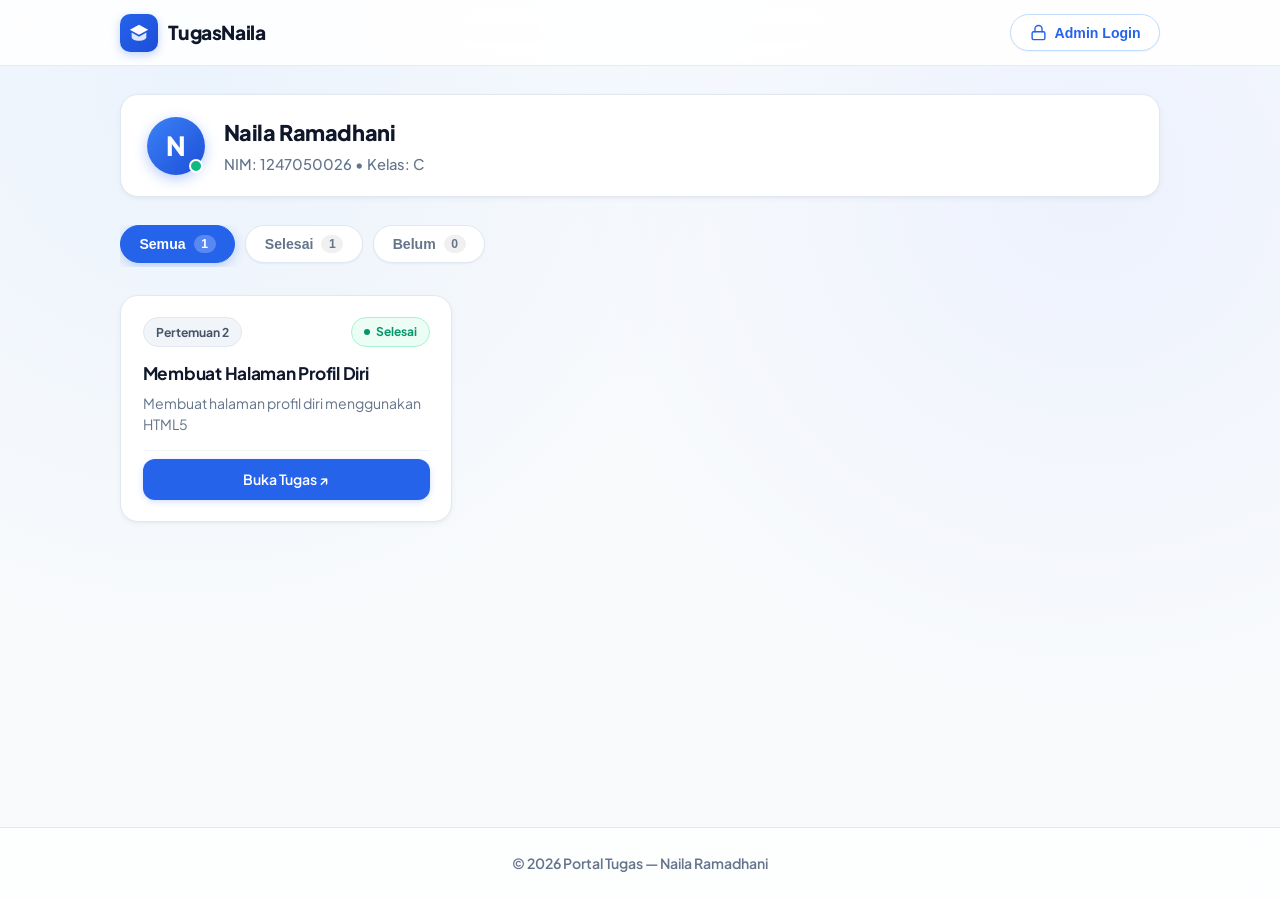
<file: index.html>
<!DOCTYPE html>
<html lang="id">

<head>
  <meta charset="UTF-8">
  <meta name="viewport" content="width=device-width, initial-scale=1.0">
  <title>TugasNaila — Portal Tugas Kuliah</title>
  <meta name="description" content="Portal Tugas Kuliah Naila Ramadhani - Pengumpulan dan monitoring tugas kuliah">

  <link rel="preconnect" href="https://fonts.googleapis.com">
  <link rel="preconnect" href="https://fonts.gstatic.com" crossorigin>
  <link href="https://fonts.googleapis.com/css2?family=Plus+Jakarta+Sans:wght@400;500;600;700;800&display=swap"
    rel="stylesheet">

  <link rel="stylesheet" href="styles.css">
  <link rel="icon"
    href="data:image/svg+xml,<svg xmlns='http://www.w3.org/2000/svg' viewBox='0 0 24 24' fill='%232563eb'><path d='M12 3L1 9l11 6 9-4.91V17h2V9L12 3zm0 12.5L3.5 10.9 12 6.27l8.5 4.63L12 15.5z'/></svg>">
</head>

<body>
  <div class="bg-blur-ambient bg-blur-1" aria-hidden="true"></div>
  <div class="bg-blur-ambient bg-blur-2" aria-hidden="true"></div>

  <header class="navbar-header" id="navbarHeader">
    <div class="navbar-container">
      <a href="#" class="brand-logo" id="brandLink">
        <div class="logo-icon-wrapper">
          <svg class="logo-svg" viewBox="0 0 24 24" fill="none" xmlns="http://www.w3.org/2000/svg">
            <path d="M12 3L2 8.5L12 14L22 8.5L12 3Z" fill="currentColor" />
            <path d="M4 11.5V16.5C4 18.5 7.58 20.5 12 20.5C16.42 20.5 20 18.5 20 16.5V11.5L12 16L4 11.5Z"
              fill="currentColor" fill-opacity="0.85" />
          </svg>
        </div>
        <span class="brand-title">TugasNaila</span>
      </a>

      <nav class="navbar-actions" id="navbarActions">
        <button type="button" class="btn-pill btn-admin-login" id="btnOpenLoginModal">
          <svg class="btn-icon" viewBox="0 0 24 24" fill="none" stroke="currentColor" stroke-width="2"
            stroke-linecap="round" stroke-linejoin="round">
            <rect x="3" y="11" width="18" height="11" rx="2" ry="2"></rect>
            <path d="M7 11V7a5 5 0 0 1 10 0v4"></path>
          </svg>
          <span>Admin Login</span>
        </button>

        <div class="admin-action-group hidden" id="adminActionGroup">
          <button type="button" class="btn-pill btn-add-task" id="btnOpenAddTaskModal">
            <svg class="btn-icon" viewBox="0 0 24 24" fill="none" stroke="currentColor" stroke-width="2.5"
              stroke-linecap="round" stroke-linejoin="round">
              <line x1="12" y1="5" x2="12" y2="19"></line>
              <line x1="5" y1="12" x2="19" y2="12"></line>
            </svg>
            <span>+ Tambah Tugas</span>
          </button>
          <button type="button" class="btn-pill btn-logout" id="btnLogout">
            <svg class="btn-icon" viewBox="0 0 24 24" fill="none" stroke="currentColor" stroke-width="2"
              stroke-linecap="round" stroke-linejoin="round">
              <path d="M9 21H5a2 2 0 0 1-2-2V5a2 2 0 0 1 2-2h4"></path>
              <polyline points="16 17 21 12 16 7"></polyline>
              <line x1="21" y1="12" x2="9" y2="12"></line>
            </svg>
            <span>Logout</span>
          </button>
        </div>
      </nav>
    </div>
  </header>

  <main class="main-layout" id="mainContent">
    <div class="content-container">

      <section class="profile-card-wrapper" aria-label="Profil Mahasiswa">
        <div class="profile-card">
          <div class="profile-avatar-box">
            <div class="avatar-letter">N</div>
            <div class="avatar-status-dot" title="Aktif" aria-label="Status Online"></div>
          </div>
          <div class="profile-meta">
            <h1 class="profile-name">Naila Ramadhani</h1>
            <p class="profile-sub">NIM: 1247050026 &bull; Kelas: C</p>
          </div>
          <div class="admin-indicator-badge hidden" id="adminBadge">
            <span class="badge-dot"></span>
            <span>Mode Admin Aktif</span>
          </div>
        </div>
      </section>

      <section class="filter-section" aria-label="Filter Status Tugas">
        <div class="filter-pills-row">
          <button type="button" class="filter-pill active" data-filter="all" id="filterAll">
            <span>Semua</span>
            <span class="filter-count" id="countAll">0</span>
          </button>
          <button type="button" class="filter-pill" data-filter="completed" id="filterCompleted">
            <span>Selesai</span>
            <span class="filter-count" id="countCompleted">0</span>
          </button>
          <button type="button" class="filter-pill" data-filter="pending" id="filterPending">
            <span>Belum</span>
            <span class="filter-count" id="countPending">0</span>
          </button>
        </div>
      </section>

      <section class="tasks-area-section" aria-label="Daftar Tugas Kuliah">
        <div class="tasks-grid" id="tasksGrid">

          <div class="bg-white p-6 rounded-2xl border border-gray-100 shadow-sm flex flex-col justify-between">
            <div>
              <div class="flex items-center justify-between mb-4">
                <span class="px-3 py-1 bg-gray-100 text-gray-700 text-xs font-medium rounded-full">Pertemuan 2</span>
                <span
                  class="px-3 py-1 bg-emerald-50 text-emerald-600 text-xs font-medium rounded-full flex items-center gap-1">
                  <span class="w-1.5 h-1.5 bg-emerald-500 rounded-full"></span> Selesai
                </span>
              </div>
              <h3 class="text-lg font-bold text-gray-900 mb-2">Membuat Halaman Profil Diri</h3>
              <p class="text-gray-600 text-sm mb-6">Membuat halaman profil diri menggunakan HTML5</p>
            </div>

            <a href="./profil/index.html"
              class="w-full py-2.5 px-4 bg-blue-600 hover:bg-blue-700 text-white font-medium rounded-xl text-center text-sm transition inline-flex items-center justify-center gap-1.5">
              Buka Tugas ↗
            </a>
          </div>

        </div>

        <div class="empty-state-card hidden" id="emptyStateCard">
          <div class="empty-icon-circle">
            <svg viewBox="0 0 24 24" fill="none" stroke="currentColor" stroke-width="1.7" stroke-linecap="round"
              stroke-linejoin="round">
              <path d="M14 2H6a2 2 0 0 0-2 2v16a2 2 0 0 0 2 2h12a2 2 0 0 0 2-2V8z"></path>
              <polyline points="14 2 14 8 20 8"></polyline>
              <line x1="16" y1="13" x2="8" y2="13"></line>
              <line x1="16" y1="17" x2="8" y2="17"></line>
              <polyline points="10 9 9 9 8 9"></polyline>
            </svg>
          </div>
          <h3 class="empty-title" id="emptyTitle">Belum Ada Tugas Ditambahkan</h3>
          <p class="empty-desc" id="emptyDesc">Koleksi tugas kuliah yang diunggah oleh admin akan tersusun rapi di area
            ini.</p>
          <div class="empty-admin-action hidden" id="emptyAdminAction">
            <button type="button" class="btn-pill btn-add-task" id="btnEmptyAddTask">
              <span>+ Tambah Tugas Sekarang</span>
            </button>
          </div>
        </div>
      </section>

    </div>
  </main>

  <footer class="app-footer">
    <div class="footer-container">
      <p class="footer-text">&copy; 2026 Portal Tugas &mdash; Naila Ramadhani</p>
    </div>
  </footer>

  <dialog class="app-dialog" id="loginModal" closedby="any" aria-labelledby="loginTitle">
    <div class="modal-card modal-card-sm">

      <div class="modal-lock-header">
        <div class="lock-circle-icon">
          <svg viewBox="0 0 24 24" fill="none" stroke="currentColor" stroke-width="2.2" stroke-linecap="round"
            stroke-linejoin="round">
            <rect x="3" y="11" width="18" height="11" rx="2" ry="2"></rect>
            <path d="M7 11V7a5 5 0 0 1 10 0v4"></path>
            <circle cx="12" cy="16" r="1"></circle>
          </svg>
        </div>
        <h2 class="modal-title" id="loginTitle">Masuk Admin</h2>
        <p class="modal-subtitle">Silakan masukkan password untuk mengelola tugas.</p>
      </div>

      <form id="loginForm" class="modal-form" novalidate>
        <div class="form-group">
          <div class="input-password-wrapper">
            <input type="password" id="adminPasswordInput" class="form-input input-admin-password"
              placeholder="Masukkan Password..." autocomplete="current-password" required>
            <button type="button" class="btn-toggle-eye" id="btnTogglePassword"
              aria-label="Lihat / Sembunyikan Password">
              <svg id="eyeOpenIcon" viewBox="0 0 24 24" fill="none" stroke="currentColor" stroke-width="2"
                stroke-linecap="round" stroke-linejoin="round">
                <path d="M1 12s4-8 11-8 11 8 11 8-4 8-11 8-11-8-11-8z"></path>
                <circle cx="12" cy="12" r="3"></circle>
              </svg>
              <svg id="eyeClosedIcon" class="hidden" viewBox="0 0 24 24" fill="none" stroke="currentColor"
                stroke-width="2" stroke-linecap="round" stroke-linejoin="round">
                <path
                  d="M17.94 17.94A10.07 10.07 0 0 1 12 20c-7 0-11-8-11-8a18.45 18.45 0 0 1 5.06-5.94M9.9 4.24A9.12 9.12 0 0 1 12 4c7 0 11 8 11 8a18.5 18.5 0 0 1-2.16 3.19m-6.72-1.07a3 3 0 1 1-4.24-4.24">
                </path>
                <line x1="1" y1="1" x2="23" y2="23"></line>
              </svg>
            </button>
          </div>
          <p class="form-error-msg hidden" id="loginErrorMsg">Password salah. Silakan coba lagi.</p>

        </div>

        <button type="submit" class="btn-action-primary btn-full" id="btnLoginSubmit">
          <span>Login Sekarang</span>
        </button>

        <div class="modal-footer-nav">
          <a href="#" class="nav-back-link" id="btnBackFromLogin">
            &larr; Kembali ke Halaman Utama
          </a>
        </div>
      </form>

    </div>
  </dialog>

  <dialog class="app-dialog" id="addTaskModal" closedby="any" aria-labelledby="addTaskTitle">
    <div class="modal-card modal-card-md">

      <div class="modal-header-simple">
        <h2 class="modal-title" id="addTaskTitle">Tambah Tugas</h2>
        <p class="modal-subtitle">Isi data tugas baru di bawah ini.</p>
      </div>

      <form id="addTaskForm" class="modal-form" novalidate>

        <div class="form-group">
          <label for="taskMeeting" class="form-label">Pertemuan Ke-</label>
          <input type="text" id="taskMeeting" class="form-input" placeholder="Contoh: 1" required>
        </div>

        <div class="form-group">
          <label for="taskTitle" class="form-label">Judul Tugas</label>
          <input type="text" id="taskTitle" class="form-input" placeholder="Contoh: Membuat Website" required>
        </div>

        <div class="form-group">
          <label for="taskDesc" class="form-label">Deskripsi Singkat</label>
          <textarea id="taskDesc" class="form-input form-textarea" rows="3" placeholder="Deskripsi tugas..."
            required></textarea>
        </div>

        <div class="form-group">
          <label for="taskStatus" class="form-label">Status</label>
          <div class="select-wrapper">
            <select id="taskStatus" class="form-input form-select" required>
              <option value="pending">Belum Dikerjakan</option>
              <option value="completed">Selesai</option>
            </select>
            <div class="select-chevron">
              <svg viewBox="0 0 24 24" fill="none" stroke="currentColor" stroke-width="2" stroke-linecap="round"
                stroke-linejoin="round">
                <polyline points="6 9 12 15 18 9"></polyline>
              </svg>
            </div>
          </div>
        </div>

        <div class="form-group">
          <label for="taskMethod" class="form-label">Pilih Metode Pengumpulan</label>
          <div class="select-wrapper">
            <select id="taskMethod" class="form-input form-select" required>
              <option value="link">Kirim Link (Google Drive / Web)</option>
              <option value="github">Repositori GitHub</option>
              <option value="file">Upload File Dokumen</option>
            </select>
            <div class="select-chevron">
              <svg viewBox="0 0 24 24" fill="none" stroke="currentColor" stroke-width="2" stroke-linecap="round"
                stroke-linejoin="round">
                <polyline points="6 9 12 15 18 9"></polyline>
              </svg>
            </div>
          </div>
        </div>
        <div class="form-group" id="linkInputGroup">
          <label for="taskLink" class="form-label" id="taskLinkLabel">Link Tugas</label>
          <input type="url" id="taskLink" class="form-input" placeholder="https://..." required>
        </div>

        <div class="form-group hidden" id="fileInputGroup">
          <label class="form-label">Pilih File Dokumen</label>
          <div class="file-upload-dropzone" id="fileDropzone">
            <input type="file" id="taskFileInput" class="file-input-hidden"
              accept=".pdf,.doc,.docx,.ppt,.pptx,.xls,.xlsx,.zip,.rar,.png,.jpg,.jpeg,.txt">
            <div class="file-upload-prompt" id="fileUploadPrompt">
              <div class="upload-icon-circle">
                <svg viewBox="0 0 24 24" fill="none" stroke="currentColor" stroke-width="2" stroke-linecap="round"
                  stroke-linejoin="round">
                  <path d="M21 15v4a2 2 0 0 1-2 2H5a2 2 0 0 1-2-2v-4"></path>
                  <polyline points="17 8 12 3 7 8"></polyline>
                  <line x1="12" y1="3" x2="12" y2="15"></line>
                </svg>
              </div>
              <span class="upload-text-main">Pilih File dari Perangkat</span>
              <span class="upload-text-sub">Format PDF, Word, PPT, ZIP, Gambar (Maks. 5MB)</span>
            </div>

            <div class="file-chosen-preview hidden" id="fileChosenPreview">
              <div class="file-preview-left">
                <div class="file-badge-icon">
                  <svg viewBox="0 0 24 24" fill="none" stroke="currentColor" stroke-width="2" stroke-linecap="round"
                    stroke-linejoin="round">
                    <path d="M14 2H6a2 2 0 0 0-2 2v16a2 2 0 0 0 2 2h12a2 2 0 0 0 2-2V8z"></path>
                    <polyline points="14 2 14 8 20 8"></polyline>
                  </svg>
                </div>
                <div class="file-preview-meta">
                  <span class="file-name" id="chosenFileName">dokumen.pdf</span>
                  <span class="file-size" id="chosenFileSize">0 KB</span>
                </div>
              </div>
              <button type="button" class="btn-remove-file" id="btnRemoveFile" title="Ganti Berkas"
                aria-label="Ganti Berkas">
                <svg viewBox="0 0 24 24" fill="none" stroke="currentColor" stroke-width="2" stroke-linecap="round"
                  stroke-linejoin="round">
                  <line x1="18" y1="6" x2="6" y2="18"></line>
                  <line x1="6" y1="6" x2="18" y2="18"></line>
                </svg>
              </button>
            </div>
          </div>
        </div>

        <div class="modal-form-actions">
          <button type="button" class="btn-action-soft" id="btnCancelAddTask">
            Batal
          </button>
          <button type="submit" class="btn-action-dark" id="btnSaveTask">
            Simpan Tugas
          </button>
        </div>

      </form>

    </div>
  </dialog>

  <dialog class="app-dialog" id="deleteConfirmModal" closedby="any" aria-labelledby="deleteTitle">
    <div class="modal-card modal-card-sm text-center">
      <div class="delete-icon-circle">
        <svg viewBox="0 0 24 24" fill="none" stroke="currentColor" stroke-width="2" stroke-linecap="round"
          stroke-linejoin="round">
          <polyline points="3 6 5 6 21 6"></polyline>
          <path d="M19 6v14a2 2 0 0 1-2 2H7a2 2 0 0 1-2-2V6m3 0V4a2 2 0 0 1 2-2h4a2 2 0 0 1 2 2v2"></path>
          <line x1="10" y1="11" x2="10" y2="17"></line>
          <line x1="14" y1="11" x2="14" y2="17"></line>
        </svg>
      </div>
      <h3 class="modal-title" id="deleteTitle">Hapus Tugas Ini?</h3>
      <p class="modal-subtitle" id="deleteConfirmDesc">Apakah Anda yakin ingin menghapus tugas ini? Tindakan ini tidak
        dapat dibatalkan.</p>

      <div class="modal-form-actions modal-delete-actions">
        <button type="button" class="btn-action-soft" id="btnCancelDelete">Batal</button>
        <button type="button" class="btn-action-danger" id="btnConfirmDelete">Ya, Hapus</button>
      </div>
    </div>
  </dialog>

  <div class="toast-container" id="toastContainer" aria-live="polite"></div>

  <script>
    // Bersihkan tugas Pertemuan 1 dan 3 dari localStorage
    (function () {
      try {
        const key = 'tugas_naila_tasks_data';
        const data = localStorage.getItem(key);
        if (data) {
          let tasks = JSON.parse(data);
          tasks = tasks.filter(function (t) {
            return t.meeting !== '1' && t.meeting !== '3' &&
              t.id !== 'task-seed-1' && t.id !== 'task-seed-3';
          });
          localStorage.setItem(key, JSON.stringify(tasks));
        }
      } catch (e) { }
    })();
  </script>
  <script src="app.js"></script>
</body>

</html>
</file>
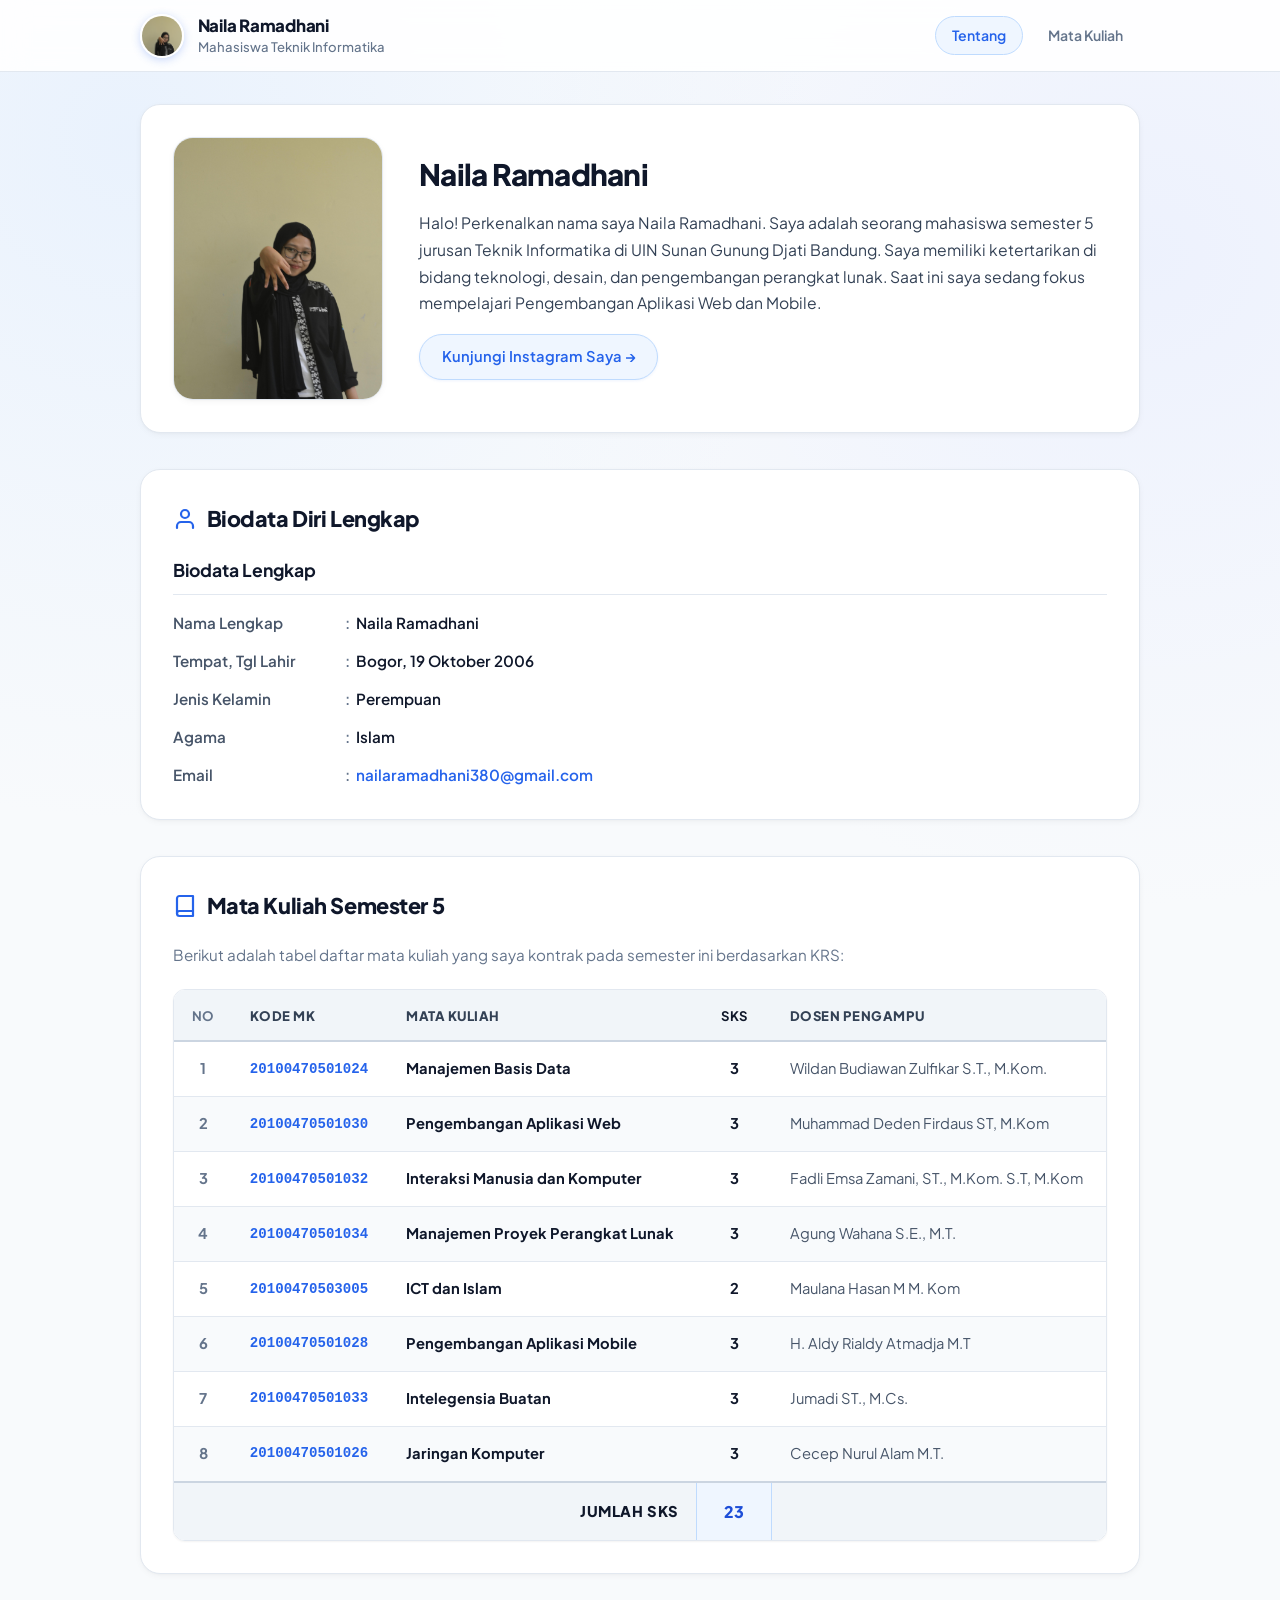
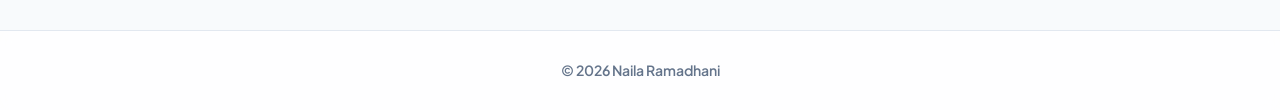
<file: profil/index.html>
<!DOCTYPE html>
<html lang="id">

<head>
    <meta charset="UTF-8">
    <meta name="viewport" content="width=device-width, initial-scale=1.0">

    <title>Profil Naila Ramadhani</title>
    <meta name="description"
        content="Halaman Profil Diri dan Daftar Mata Kuliah Semester 5 Naila Ramadhani, Mahasiswa Teknik Informatika UIN Sunan Gunung Djati Bandung.">
    <meta property="og:title" content="Profil Naila Ramadhani">
    <meta property="og:description" content="Profil Diri dan Daftar Mata Kuliah Semester 5 Teknik Informatika.">
    <meta property="og:image" content="foto-profil.jpeg">

    <link rel="preconnect" href="https://fonts.googleapis.com">
    <link rel="preconnect" href="https://fonts.gstatic.com" crossorigin>
    <link href="https://fonts.googleapis.com/css2?family=Plus+Jakarta+Sans:wght@400;500;600;700;800&display=swap"
        rel="stylesheet">

    <style>
        :root {
            --bg-page: #f8fafc;
            --bg-surface: #ffffff;
            --bg-soft: #f1f5f9;
            --text-main: #0f172a;
            --text-muted: #64748b;
            --text-light: #94a3b8;

            --primary-blue: #2563eb;
            --primary-blue-hover: #1d4ed8;
            --primary-blue-soft: #eff6ff;
            --primary-blue-border: #bfdbfe;

            --border-color: #e2e8f0;
            --border-subtle: #f1f5f9;

            --radius-sm: 8px;
            --radius-md: 12px;
            --radius-lg: 16px;
            --radius-2xl: 20px;
            --radius-pill: 9999px;

            --shadow-xs: 0 1px 2px 0 rgba(0, 0, 0, 0.05);
            --shadow-sm: 0 2px 8px -2px rgba(15, 23, 42, 0.06), 0 1px 3px -1px rgba(15, 23, 42, 0.04);
            --shadow-md: 0 10px 25px -5px rgba(15, 23, 42, 0.07), 0 4px 10px -3px rgba(15, 23, 42, 0.03);

            --transition: 0.2s cubic-bezier(0.4, 0, 0.2, 1);
        }

        *,
        *::before,
        *::after {
            box-sizing: border-box;
            margin: 0;
            padding: 0;
        }

        html {
            font-family: 'Plus Jakarta Sans', -apple-system, BlinkMacSystemFont, 'Segoe UI', Roboto, Helvetica, Arial, sans-serif;
            background-color: var(--bg-page);
            color: var(--text-main);
            scroll-behavior: smooth;
            -webkit-font-smoothing: antialiased;
            line-height: 1.6;
        }

        body {
            min-height: 100vh;
            display: flex;
            flex-direction: column;
            background: radial-gradient(circle at 10% 8%, rgba(219, 234, 254, 0.5) 0%, transparent 35%),
                radial-gradient(circle at 90% 15%, rgba(224, 231, 255, 0.45) 0%, transparent 35%),
                var(--bg-page);
            color: var(--text-main);
        }

        .container {
            width: 100%;
            max-width: 1040px;
            margin: 0 auto;
            padding: 0 1.25rem;
        }


        .site-header {
            position: sticky;
            top: 0;
            z-index: 50;
            background: rgba(255, 255, 255, 0.9);
            backdrop-filter: blur(14px);
            -webkit-backdrop-filter: blur(14px);
            border-bottom: 1px solid var(--border-color);
        }

        .header-container {
            display: flex;
            align-items: center;
            justify-content: space-between;
            padding-top: 0.85rem;
            padding-bottom: 0.85rem;
            gap: 1rem;
        }

        .header-brand {
            display: flex;
            align-items: center;
            gap: 0.85rem;
            text-decoration: none;
            color: inherit;
        }

        .brand-avatar {
            width: 44px;
            height: 44px;
            border-radius: 50%;
            object-fit: cover;
            object-position: top center;
            border: 2px solid #ffffff;
            box-shadow: 0 2px 8px rgba(37, 99, 235, 0.25);
            flex-shrink: 0;
        }

        .brand-meta {
            display: flex;
            flex-direction: column;
        }

        .brand-name {
            font-size: 1.05rem;
            font-weight: 800;
            letter-spacing: -0.015em;
            color: #0f172a;
            line-height: 1.25;
        }

        .brand-sub {
            font-size: 0.82rem;
            font-weight: 500;
            color: var(--text-muted);
        }

        .site-nav {
            display: flex;
            align-items: center;
            gap: 0.5rem;
        }

        .nav-pill {
            font-size: 0.88rem;
            font-weight: 600;
            padding: 0.45rem 1rem;
            border-radius: var(--radius-pill);
            text-decoration: none;
            color: var(--text-muted);
            border: 1px solid transparent;
            transition: all var(--transition);
        }

        .nav-pill:hover {
            color: var(--primary-blue);
            background-color: var(--primary-blue-soft);
            border-color: var(--primary-blue-border);
        }

        .nav-pill.active {
            color: var(--primary-blue);
            background-color: var(--primary-blue-soft);
            border-color: var(--primary-blue-border);
        }


        .site-main {
            flex: 1;
            padding-top: 2rem;
            padding-bottom: 3.5rem;
            display: flex;
            flex-direction: column;
            gap: 2.25rem;
        }

        .content-card {
            background: var(--bg-surface);
            border: 1px solid var(--border-color);
            border-radius: var(--radius-2xl);
            padding: 2rem;
            box-shadow: var(--shadow-sm);
            transition: box-shadow var(--transition);
        }

        .content-card:hover {
            box-shadow: var(--shadow-md);
        }

        .section-title {
            font-size: 1.35rem;
            font-weight: 800;
            color: #0f172a;
            letter-spacing: -0.02em;
            margin-bottom: 1.25rem;
            display: flex;
            align-items: center;
            gap: 0.6rem;
        }

        .section-title-icon {
            width: 24px;
            height: 24px;
            color: var(--primary-blue);
            flex-shrink: 0;
        }

        .hero-card {
            display: grid;
            grid-template-columns: 210px 1fr;
            gap: 2.25rem;
            align-items: center;
        }

        .hero-image-box {
            width: 100%;
            max-width: 210px;
            position: relative;
        }

        .hero-profile-img {
            width: 100%;
            height: auto;
            aspect-ratio: 4 / 5;
            object-fit: cover;
            object-position: top center;
            border-radius: var(--radius-2xl);
            border: 1px solid var(--border-color);
            box-shadow: var(--shadow-sm);
            display: block;
        }

        .hero-content {
            display: flex;
            flex-direction: column;
            gap: 1.1rem;
        }

        .hero-heading {
            font-size: 1.85rem;
            font-weight: 800;
            color: #0f172a;
            letter-spacing: -0.025em;
            line-height: 1.2;
        }

        .hero-paragraph {
            font-size: 0.98rem;
            color: #334155;
            line-height: 1.7;
        }

        .btn-instagram {
            display: inline-flex;
            align-items: center;
            gap: 0.4rem;
            background-color: var(--primary-blue-soft);
            color: var(--primary-blue);
            border: 1px solid var(--primary-blue-border);
            font-size: 0.92rem;
            font-weight: 600;
            padding: 0.62rem 1.35rem;
            border-radius: var(--radius-pill);
            text-decoration: none;
            align-self: flex-start;
            box-shadow: 0 1px 3px rgba(37, 99, 235, 0.08);
            transition: all var(--transition);
        }

        .btn-instagram:hover {
            background-color: #dbeafe;
            color: var(--primary-blue-hover);
            border-color: #93c5fd;
            transform: translateY(-1px);
            box-shadow: 0 3px 8px rgba(37, 99, 235, 0.15);
        }

        .btn-instagram:active {
            transform: scale(0.98);
        }

        .biodata-card-inner {
            background: #ffffff;
            border-radius: var(--radius-lg);
            display: flex;
            flex-direction: column;
            gap: 1rem;
        }

        .biodata-inner-title {
            font-size: 1.1rem;
            font-weight: 700;
            color: #0f172a;
            padding-bottom: 0.6rem;
            border-bottom: 1px solid var(--border-color);
        }

        .biodata-list {
            display: flex;
            flex-direction: column;
            gap: 0.85rem;
        }

        .biodata-row {
            display: grid;
            grid-template-columns: 165px 18px 1fr;
            align-items: baseline;
            font-size: 0.95rem;
            color: #1e293b;
        }

        .bio-field {
            font-weight: 600;
            color: #475569;
        }

        .bio-separator {
            font-weight: 600;
            color: #64748b;
            text-align: center;
        }

        .bio-data {
            font-weight: 600;
            color: #0f172a;
        }

        .bio-data a {
            color: var(--primary-blue);
            text-decoration: none;
            transition: color var(--transition);
        }

        .bio-data a:hover {
            text-decoration: underline;
        }


        .course-description {
            font-size: 0.95rem;
            color: var(--text-muted);
            margin-bottom: 1.35rem;
            line-height: 1.6;
        }

        .table-responsive-wrapper {
            width: 100%;
            overflow-x: auto;
            -webkit-overflow-scrolling: touch;
            border-radius: var(--radius-md);
            border: 1px solid var(--border-color);
            box-shadow: var(--shadow-xs);
        }

        .courses-table {
            width: 100%;
            border-collapse: collapse;
            text-align: left;
            font-size: 0.92rem;
            background: #ffffff;
            min-width: 680px;
        }

        .courses-table thead th {
            background-color: #f1f5f9;
            color: #334155;
            font-size: 0.82rem;
            font-weight: 800;
            text-transform: uppercase;
            letter-spacing: 0.04em;
            padding: 0.9rem 1.1rem;
            border-bottom: 2px solid #cbd5e1;
            white-space: nowrap;
        }

        .courses-table tbody tr {
            border-bottom: 1px solid var(--border-color);
            transition: background-color var(--transition);
        }

        .courses-table tbody tr:nth-child(even) {
            background-color: #f8fafc;
        }

        .courses-table tbody tr:hover {
            background-color: #eff6ff;
        }

        .courses-table tbody td {
            padding: 0.95rem 1.1rem;
            color: #1e293b;
            vertical-align: middle;
        }

        .courses-table .col-no {
            text-align: center;
            width: 50px;
            font-weight: 700;
            color: var(--text-muted);
        }

        .courses-table .col-code {
            font-family: ui-monospace, SFMono-Regular, Menlo, Monaco, Consolas, monospace;
            font-weight: 600;
            color: var(--primary-blue);
            white-space: nowrap;
            font-size: 0.88rem;
        }

        .courses-table .col-name {
            font-weight: 700;
            color: #0f172a;
        }

        .courses-table .col-sks {
            text-align: center;
            font-weight: 700;
            color: #0f172a;
            width: 75px;
        }

        .courses-table .col-lecturer {
            color: #475569;
        }

        .courses-table tfoot th,
        .courses-table tfoot td {
            background-color: #f1f5f9;
            padding: 1rem 1.1rem;
            font-size: 0.92rem;
            border-top: 2px solid #cbd5e1;
        }

        .courses-table tfoot .total-label {
            text-align: right;
            font-weight: 800;
            color: #0f172a;
            letter-spacing: 0.04em;
        }

        .courses-table tfoot .total-value {
            text-align: center;
            font-size: 1rem;
            font-weight: 800;
            color: #1d4ed8;
            background: #eff6ff;
            border-left: 1px solid #bfdbfe;
            border-right: 1px solid #bfdbfe;
        }


        .site-footer {
            margin-top: auto;
            border-top: 1px solid var(--border-color);
            background: rgba(255, 255, 255, 0.8);
            backdrop-filter: blur(8px);
            padding: 1.75rem 0;
            text-align: center;
        }

        .footer-text {
            font-size: 0.88rem;
            font-weight: 600;
            color: var(--text-muted);
        }


        @media (max-width: 820px) {
            .hero-card {
                grid-template-columns: 1fr;
                text-align: center;
                gap: 1.75rem;
            }

            .hero-image-box {
                max-width: 200px;
                margin: 0 auto;
            }

            .btn-instagram {
                align-self: center;
            }
        }

        @media (max-width: 640px) {
            .content-card {
                padding: 1.35rem 1.15rem;
                border-radius: var(--radius-lg);
            }

            .hero-heading {
                font-size: 1.5rem;
            }

            .section-title {
                font-size: 1.2rem;
            }

            .biodata-row {
                grid-template-columns: 130px 14px 1fr;
                font-size: 0.88rem;
            }
        }
    </style>
</head>

<body>

    <header class="site-header">
        <div class="container header-container">

            <a href="#tentang" class="header-brand">
                <img src="foto-profil.jpeg" alt="Avatar Naila Ramadhani" class="brand-avatar">
                <div class="brand-meta">
                    <span class="brand-name">Naila Ramadhani</span>
                    <span class="brand-sub">Mahasiswa Teknik Informatika</span>
                </div>
            </a>

            <nav class="site-nav" aria-label="Navigasi Halaman Profil">
                <a href="#tentang" class="nav-pill active">Tentang</a>
                <a href="#mata-kuliah" class="nav-pill">Mata Kuliah</a>
            </nav>

        </div>
    </header>

    <main class="site-main container">

        <section class="content-card hero-card" id="tentang" aria-label="Tentang Naila Ramadhani">
            <div class="hero-image-box">
                <img src="foto-profil.jpeg" alt="Foto Profil Naila Ramadhani" class="hero-profile-img">
            </div>

            <div class="hero-content">
                <h1 class="hero-heading">Naila Ramadhani</h1>

                <p class="hero-paragraph">
                    Halo! Perkenalkan nama saya Naila Ramadhani. Saya adalah seorang mahasiswa semester 5 jurusan Teknik
                    Informatika di UIN Sunan Gunung Djati Bandung. Saya memiliki ketertarikan di bidang teknologi,
                    desain, dan pengembangan perangkat lunak. Saat ini saya sedang fokus mempelajari Pengembangan
                    Aplikasi Web dan Mobile.
                </p>

                <a href="https://www.instagram.com/nailarrmd/" target="_blank" rel="noopener noreferrer"
                    class="btn-instagram">
                    <span>Kunjungi Instagram Saya &rarr;</span>
                </a>
            </div>
        </section>

        <section class="content-card" aria-labelledby="biodataTitle">
            <h2 class="section-title" id="biodataTitle">
                <svg class="section-title-icon" viewBox="0 0 24 24" fill="none" stroke="currentColor" stroke-width="2.2"
                    stroke-linecap="round" stroke-linejoin="round">
                    <path d="M20 21v-2a4 4 0 0 0-4-4H8a4 4 0 0 0-4 4v2"></path>
                    <circle cx="12" cy="7" r="4"></circle>
                </svg>
                <span>Biodata Diri Lengkap</span>
            </h2>

            <div class="biodata-card-inner">
                <h3 class="biodata-inner-title">Biodata Lengkap</h3>

                <div class="biodata-list">
                    <div class="biodata-row">
                        <span class="bio-field">Nama Lengkap</span>
                        <span class="bio-separator">:</span>
                        <span class="bio-data">Naila Ramadhani</span>
                    </div>

                    <div class="biodata-row">
                        <span class="bio-field">Tempat, Tgl Lahir</span>
                        <span class="bio-separator">:</span>
                        <span class="bio-data">Bogor, 19 Oktober 2006</span>
                    </div>

                    <div class="biodata-row">
                        <span class="bio-field">Jenis Kelamin</span>
                        <span class="bio-separator">:</span>
                        <span class="bio-data">Perempuan</span>
                    </div>

                    <div class="biodata-row">
                        <span class="bio-field">Agama</span>
                        <span class="bio-separator">:</span>
                        <span class="bio-data">Islam</span>
                    </div>

                    <div class="biodata-row">
                        <span class="bio-field">Email</span>
                        <span class="bio-separator">:</span>
                        <span class="bio-data">
                            <a href="mailto:nailaramadhani380@gmail.com">nailaramadhani380@gmail.com</a>
                        </span>
                    </div>
                </div>
            </div>
        </section>

        <section class="content-card" id="mata-kuliah" aria-labelledby="mataKuliahTitle">
            <h2 class="section-title" id="mataKuliahTitle">
                <svg class="section-title-icon" viewBox="0 0 24 24" fill="none" stroke="currentColor" stroke-width="2.2"
                    stroke-linecap="round" stroke-linejoin="round">
                    <path d="M4 19.5A2.5 2.5 0 0 1 6.5 17H20"></path>
                    <path d="M6.5 2H20v20H6.5A2.5 2.5 0 0 1 4 19.5v-15A2.5 2.5 0 0 1 6.5 2z"></path>
                </svg>
                <span>Mata Kuliah Semester 5</span>
            </h2>

            <p class="course-description">
                Berikut adalah tabel daftar mata kuliah yang saya kontrak pada semester ini berdasarkan KRS:
            </p>

            <div class="table-responsive-wrapper">
                <table class="courses-table">
                    <thead>
                        <tr>
                            <th scope="col" class="col-no">No</th>
                            <th scope="col">Kode MK</th>
                            <th scope="col">Mata Kuliah</th>
                            <th scope="col" class="col-sks">SKS</th>
                            <th scope="col">Dosen Pengampu</th>
                        </tr>
                    </thead>
                    <tbody>
                        <tr>
                            <td class="col-no">1</td>
                            <td class="col-code">20100470501024</td>
                            <td class="col-name">Manajemen Basis Data</td>
                            <td class="col-sks">3</td>
                            <td class="col-lecturer">Wildan Budiawan Zulfikar S.T., M.Kom.</td>
                        </tr>
                        <tr>
                            <td class="col-no">2</td>
                            <td class="col-code">20100470501030</td>
                            <td class="col-name">Pengembangan Aplikasi Web</td>
                            <td class="col-sks">3</td>
                            <td class="col-lecturer">Muhammad Deden Firdaus ST, M.Kom</td>
                        </tr>
                        <tr>
                            <td class="col-no">3</td>
                            <td class="col-code">20100470501032</td>
                            <td class="col-name">Interaksi Manusia dan Komputer</td>
                            <td class="col-sks">3</td>
                            <td class="col-lecturer">Fadli Emsa Zamani, ST., M.Kom. S.T, M.Kom</td>
                        </tr>
                        <tr>
                            <td class="col-no">4</td>
                            <td class="col-code">20100470501034</td>
                            <td class="col-name">Manajemen Proyek Perangkat Lunak</td>
                            <td class="col-sks">3</td>
                            <td class="col-lecturer">Agung Wahana S.E., M.T.</td>
                        </tr>
                        <tr>
                            <td class="col-no">5</td>
                            <td class="col-code">20100470503005</td>
                            <td class="col-name">ICT dan Islam</td>
                            <td class="col-sks">2</td>
                            <td class="col-lecturer">Maulana Hasan M M. Kom</td>
                        </tr>
                        <tr>
                            <td class="col-no">6</td>
                            <td class="col-code">20100470501028</td>
                            <td class="col-name">Pengembangan Aplikasi Mobile</td>
                            <td class="col-sks">3</td>
                            <td class="col-lecturer">H. Aldy Rialdy Atmadja M.T</td>
                        </tr>
                        <tr>
                            <td class="col-no">7</td>
                            <td class="col-code">20100470501033</td>
                            <td class="col-name">Intelegensia Buatan</td>
                            <td class="col-sks">3</td>
                            <td class="col-lecturer">Jumadi ST., M.Cs.</td>
                        </tr>
                        <tr>
                            <td class="col-no">8</td>
                            <td class="col-code">20100470501026</td>
                            <td class="col-name">Jaringan Komputer</td>
                            <td class="col-sks">3</td>
                            <td class="col-lecturer">Cecep Nurul Alam M.T.</td>
                        </tr>
                    </tbody>
                    <tfoot>
                        <tr>
                            <th colspan="3" class="total-label">JUMLAH SKS</th>
                            <td class="total-value">23</td>
                            <td></td>
                        </tr>
                    </tfoot>
                </table>
            </div>
        </section>

    </main>

    <footer class="site-footer">
        <p class="footer-text">&copy; 2026 Naila Ramadhani</p>
    </footer>

</body>

</html>
</file>
<file: styles.css>
:root {
  /* Color Palette */
  --primary-blue: #2563eb;
  --primary-blue-hover: #1d4ed8;
  --primary-blue-deep: #1e40af;
  --primary-blue-soft: #eff6ff;
  --primary-blue-border: #bfdbfe;
  
  --brand-navy: #0f172a;
  --text-main: #1e293b;
  --text-muted: #64748b;
  --text-light: #94a3b8;
  
  --bg-page: #f8fafc;
  --bg-card: #ffffff;
  --bg-input: #ffffff;
  --border-light: #e2e8f0;
  --border-focus: #3b82f6;
  
  /* Status Colors */
  --status-completed-bg: #ecfdf5;
  --status-completed-text: #059669;
  --status-completed-border: #a7f3d0;
  
  --status-pending-bg: #fffbeb;
  --status-pending-text: #d97706;
  --status-pending-border: #fde68a;

  /* Red/Soft Pink (Logout & Delete) */
  --soft-pink-bg: #fee2e2;
  --soft-pink-hover: #fecaca;
  --soft-pink-text: #dc2626;
  --soft-pink-border: #fca5a5;

  /* Soft Blue / Gray (Batal Button) */
  --soft-blue-btn-bg: #e2e8f0;
  --soft-blue-btn-hover: #cbd5e1;
  --soft-blue-btn-text: #334155;

  /* Shadows */
  --shadow-xs: 0 1px 2px 0 rgba(0, 0, 0, 0.05);
  --shadow-sm: 0 2px 6px -1px rgba(0, 0, 0, 0.06), 0 1px 3px -1px rgba(0, 0, 0, 0.04);
  --shadow-md: 0 8px 18px -4px rgba(37, 99, 235, 0.08), 0 4px 6px -2px rgba(0, 0, 0, 0.03);
  --shadow-lg: 0 16px 28px -6px rgba(15, 23, 42, 0.12), 0 8px 12px -4px rgba(15, 23, 42, 0.06);
  --shadow-modal: 0 24px 48px -12px rgba(15, 23, 42, 0.22);

  /* Radius */
  --radius-sm: 8px;
  --radius-md: 12px;
  --radius-lg: 18px;
  --radius-xl: 24px;
  --radius-pill: 9999px;

  /* Transitions */
  --transition-fast: 0.18s cubic-bezier(0.4, 0, 0.2, 1);
  --transition-normal: 0.25s cubic-bezier(0.4, 0, 0.2, 1);
}

/* Reset & Box Sizing */
*, *::before, *::after {
  box-sizing: border-box;
  margin: 0;
  padding: 0;
}

html {
  font-family: 'Plus Jakarta Sans', -apple-system, BlinkMacSystemFont, 'Segoe UI', Roboto, Helvetica, Arial, sans-serif;
  color: var(--text-main);
  background-color: var(--bg-page);
  -webkit-font-smoothing: antialiased;
  -moz-osx-font-smoothing: grayscale;
  scroll-behavior: smooth;
  line-height: 1.5;
}

body {
  min-height: 100vh;
  display: flex;
  flex-direction: column;
  position: relative;
  overflow-x: hidden;
  background: radial-gradient(circle at 15% 10%, rgba(219, 234, 254, 0.45) 0%, transparent 40%),
              radial-gradient(circle at 85% 20%, rgba(224, 231, 255, 0.45) 0%, transparent 40%),
              var(--bg-page);
}

/* Background Ambient Blurs */
.bg-blur-ambient {
  position: fixed;
  border-radius: 50%;
  filter: blur(80px);
  pointer-events: none;
  z-index: -1;
  opacity: 0.55;
}

.bg-blur-1 {
  width: 380px;
  height: 380px;
  top: -100px;
  right: -50px;
  background: linear-gradient(135deg, rgba(59, 130, 246, 0.18), rgba(147, 197, 253, 0.15));
}

.bg-blur-2 {
  width: 420px;
  height: 420px;
  bottom: 50px;
  left: -120px;
  background: linear-gradient(135deg, rgba(99, 102, 241, 0.12), rgba(191, 219, 254, 0.2));
}

/* Helper Class */
.hidden {
  display: none !important;
}

/* ==========================================================================
   1. NAVBAR / HEADER
   ========================================================================== */

.navbar-header {
  position: sticky;
  top: 0;
  z-index: 50;
  background: rgba(255, 255, 255, 0.88);
  backdrop-filter: blur(14px);
  -webkit-backdrop-filter: blur(14px);
  border-bottom: 1px solid rgba(226, 232, 240, 0.85);
  transition: all var(--transition-fast);
}

.navbar-container {
  max-width: 1080px;
  margin: 0 auto;
  padding: 0.85rem 1.25rem;
  display: flex;
  align-items: center;
  justify-content: space-between;
  gap: 1rem;
}

/* Logo Brand */
.brand-logo {
  display: flex;
  align-items: center;
  gap: 0.65rem;
  text-decoration: none;
  color: var(--brand-navy);
  transition: transform var(--transition-fast);
}

.brand-logo:hover {
  transform: translateY(-1px);
}

.logo-icon-wrapper {
  width: 38px;
  height: 38px;
  border-radius: 10px;
  background: linear-gradient(135deg, #2563eb, #1d4ed8);
  display: flex;
  align-items: center;
  justify-content: center;
  color: #ffffff;
  box-shadow: 0 3px 10px rgba(37, 99, 235, 0.28);
}

.logo-svg {
  width: 22px;
  height: 22px;
}

.brand-title {
  font-size: 1.2rem;
  font-weight: 800;
  letter-spacing: -0.02em;
  color: #0f172a;
}

/* Navbar Buttons */
.navbar-actions {
  display: flex;
  align-items: center;
}

.btn-pill {
  display: inline-flex;
  align-items: center;
  justify-content: center;
  gap: 0.5rem;
  font-size: 0.88rem;
  font-weight: 600;
  padding: 0.55rem 1.15rem;
  border-radius: var(--radius-pill);
  border: 1px solid transparent;
  cursor: pointer;
  outline: none;
  white-space: nowrap;
  text-decoration: none;
  transition: all var(--transition-fast);
  user-select: none;
}

.btn-pill:active {
  transform: scale(0.97);
}

.btn-icon {
  width: 17px;
  height: 17px;
  flex-shrink: 0;
}

/* Admin Login Button (Guest Condition) */
.btn-admin-login {
  background: #ffffff;
  color: var(--primary-blue);
  border-color: var(--primary-blue-border);
  box-shadow: var(--shadow-xs);
}

.btn-admin-login:hover {
  background: var(--primary-blue-soft);
  border-color: var(--primary-blue);
  box-shadow: var(--shadow-sm);
  transform: translateY(-1px);
}

/* Admin Action Group (Logged-in Condition) */
.admin-action-group {
  display: flex;
  align-items: center;
  gap: 0.6rem;
}

.btn-add-task {
  background: var(--primary-blue);
  color: #ffffff;
  box-shadow: 0 3px 10px rgba(37, 99, 235, 0.28);
}

.btn-add-task:hover {
  background: var(--primary-blue-hover);
  box-shadow: 0 5px 14px rgba(37, 99, 235, 0.35);
  transform: translateY(-1px);
}

.btn-logout {
  background: var(--soft-pink-bg);
  color: var(--soft-pink-text);
  border-color: var(--soft-pink-border);
}

.btn-logout:hover {
  background: var(--soft-pink-hover);
  border-color: #f87171;
  transform: translateY(-1px);
}

/* ==========================================================================
   2. MAIN LAYOUT & PROFILE / BIODATA CARD
   ========================================================================== */

.main-layout {
  flex: 1;
  width: 100%;
}

.content-container {
  max-width: 1080px;
  margin: 0 auto;
  padding: 1.75rem 1.25rem 3rem 1.25rem;
  display: flex;
  flex-direction: column;
  gap: 1.75rem;
}

/* Profile / Biodata Card */
.profile-card-wrapper {
  width: 100%;
}

.profile-card {
  background: var(--bg-card);
  border: 1px solid var(--border-light);
  border-radius: var(--radius-lg);
  padding: 1.35rem 1.6rem;
  display: flex;
  align-items: center;
  gap: 1.2rem;
  box-shadow: var(--shadow-sm);
  position: relative;
  transition: transform var(--transition-fast), box-shadow var(--transition-fast);
}

.profile-card:hover {
  box-shadow: var(--shadow-md);
}

.profile-avatar-box {
  position: relative;
  flex-shrink: 0;
}

.avatar-letter {
  width: 58px;
  height: 58px;
  border-radius: 50%;
  background: linear-gradient(135deg, #3b82f6 0%, #1d4ed8 100%);
  color: #ffffff;
  display: flex;
  align-items: center;
  justify-content: center;
  font-size: 1.65rem;
  font-weight: 800;
  box-shadow: 0 4px 14px rgba(37, 99, 235, 0.32);
  user-select: none;
}

.avatar-status-dot {
  position: absolute;
  bottom: 2px;
  right: 2px;
  width: 14px;
  height: 14px;
  background-color: #10b981;
  border: 2.5px solid #ffffff;
  border-radius: 50%;
}

.profile-meta {
  flex: 1;
}

.profile-name {
  font-size: 1.35rem;
  font-weight: 800;
  color: #0f172a;
  letter-spacing: -0.02em;
  margin-bottom: 0.2rem;
}

.profile-sub {
  font-size: 0.92rem;
  font-weight: 500;
  color: var(--text-muted);
}

.admin-indicator-badge {
  display: inline-flex;
  align-items: center;
  gap: 0.4rem;
  background: #f0fdf4;
  color: #15803d;
  border: 1px solid #bbf7d0;
  font-size: 0.76rem;
  font-weight: 700;
  padding: 0.35rem 0.8rem;
  border-radius: var(--radius-pill);
  box-shadow: var(--shadow-xs);
  animation: pulseLight 2s infinite;
}

.badge-dot {
  width: 7px;
  height: 7px;
  border-radius: 50%;
  background-color: #16a34a;
}

@keyframes pulseLight {
  0%, 100% { opacity: 1; }
  50% { opacity: 0.7; }
}

/* ==========================================================================
   3. FILTER PILLS
   ========================================================================== */

.filter-section {
  width: 100%;
}

.filter-pills-row {
  display: flex;
  align-items: center;
  gap: 0.65rem;
  overflow-x: auto;
  padding-bottom: 4px;
  scrollbar-width: none; /* Hide scrollbar Firefox */
}

.filter-pills-row::-webkit-scrollbar {
  display: none; /* Chrome, Safari, Opera */
}

.filter-pill {
  display: inline-flex;
  align-items: center;
  gap: 0.5rem;
  background: var(--bg-card);
  color: var(--text-muted);
  border: 1px solid var(--border-light);
  font-size: 0.88rem;
  font-weight: 600;
  padding: 0.55rem 1.15rem;
  border-radius: var(--radius-pill);
  cursor: pointer;
  outline: none;
  transition: all var(--transition-fast);
  white-space: nowrap;
  box-shadow: var(--shadow-xs);
}

.filter-pill:hover {
  color: var(--primary-blue);
  border-color: var(--primary-blue-border);
  background: var(--primary-blue-soft);
  transform: translateY(-1px);
}

.filter-pill.active {
  background: var(--primary-blue);
  color: #ffffff;
  border-color: var(--primary-blue);
  box-shadow: 0 3px 12px rgba(37, 99, 235, 0.28);
}

.filter-count {
  font-size: 0.76rem;
  font-weight: 700;
  padding: 0.12rem 0.48rem;
  border-radius: var(--radius-pill);
  background: rgba(0, 0, 0, 0.06);
  color: inherit;
  transition: all var(--transition-fast);
}

.filter-pill.active .filter-count {
  background: rgba(255, 255, 255, 0.24);
  color: #ffffff;
}

/* ==========================================================================
   4. AREA TUGAS (GRID & CARDS)
   ========================================================================== */

.tasks-area-section {
  width: 100%;
}

.tasks-grid {
  display: grid;
  grid-template-columns: repeat(auto-fill, minmax(320px, 1fr));
  gap: 1.35rem;
}

/* Task Card Component */
.task-card {
  background: var(--bg-card);
  border: 1px solid var(--border-light);
  border-radius: var(--radius-lg);
  padding: 1.35rem;
  display: flex;
  flex-direction: column;
  gap: 0.95rem;
  box-shadow: var(--shadow-sm);
  transition: transform var(--transition-normal), box-shadow var(--transition-normal), border-color var(--transition-normal);
  position: relative;
}

.task-card:hover {
  transform: translateY(-3px);
  box-shadow: var(--shadow-md);
  border-color: #cbd5e1;
}

/* Task Card Header: Badges */
.task-card-header {
  display: flex;
  align-items: center;
  justify-content: space-between;
  gap: 0.6rem;
}

.badge-meeting {
  font-size: 0.76rem;
  font-weight: 700;
  padding: 0.3rem 0.75rem;
  border-radius: var(--radius-pill);
  background: #f1f5f9;
  color: #475569;
  border: 1px solid #e2e8f0;
}

.badge-status {
  display: inline-flex;
  align-items: center;
  gap: 0.35rem;
  font-size: 0.75rem;
  font-weight: 700;
  padding: 0.3rem 0.75rem;
  border-radius: var(--radius-pill);
  border: 1px solid transparent;
}

.badge-status.completed {
  background-color: var(--status-completed-bg);
  color: var(--status-completed-text);
  border-color: var(--status-completed-border);
}

.badge-status.pending {
  background-color: var(--status-pending-bg);
  color: var(--status-pending-text);
  border-color: var(--status-pending-border);
}

.badge-status-dot {
  width: 6px;
  height: 6px;
  border-radius: 50%;
  background-color: currentColor;
}

/* Task Card Body */
.task-card-body {
  display: flex;
  flex-direction: column;
  gap: 0.45rem;
  flex: 1;
}

.task-title {
  font-size: 1.08rem;
  font-weight: 700;
  color: #0f172a;
  line-height: 1.35;
  letter-spacing: -0.015em;
  word-break: break-word;
}

.task-description {
  font-size: 0.88rem;
  color: var(--text-muted);
  line-height: 1.5;
  white-space: pre-line;
  word-break: break-word;
}

/* Method Badge / Meta */
.task-meta-method {
  display: flex;
  align-items: center;
  gap: 0.45rem;
  font-size: 0.78rem;
  color: #64748b;
  background: #f8fafc;
  padding: 0.4rem 0.65rem;
  border-radius: var(--radius-sm);
  border: 1px solid #f1f5f9;
  margin-top: 0.2rem;
}

.meta-icon {
  width: 14px;
  height: 14px;
  color: #94a3b8;
  flex-shrink: 0;
}

/* Task Card Footer Actions */
.task-card-footer {
  display: flex;
  align-items: center;
  gap: 0.6rem;
  padding-top: 0.5rem;
  border-top: 1px solid #f1f5f9;
}

/* Tombol Utama Buka Tugas */
.btn-open-task {
  flex: 1;
  display: inline-flex;
  align-items: center;
  justify-content: center;
  gap: 0.45rem;
  background: var(--primary-blue);
  color: #ffffff;
  font-size: 0.88rem;
  font-weight: 600;
  padding: 0.6rem 1rem;
  border-radius: var(--radius-md);
  border: none;
  text-decoration: none;
  cursor: pointer;
  transition: all var(--transition-fast);
  box-shadow: 0 2px 6px rgba(37, 99, 235, 0.2);
}

.btn-open-task:hover {
  background: var(--primary-blue-hover);
  box-shadow: 0 4px 10px rgba(37, 99, 235, 0.28);
  transform: translateY(-1px);
}

.btn-open-task:active {
  transform: scale(0.98);
}

/* Tombol Kotak Hapus Tugas (Khusus Admin) */
.btn-delete-task {
  width: 40px;
  height: 40px;
  flex-shrink: 0;
  display: inline-flex;
  align-items: center;
  justify-content: center;
  background: var(--soft-pink-bg);
  color: var(--soft-pink-text);
  border: 1px solid var(--soft-pink-border);
  border-radius: var(--radius-md);
  cursor: pointer;
  transition: all var(--transition-fast);
}

.btn-delete-task:hover {
  background: var(--soft-pink-hover);
  border-color: #f87171;
  transform: translateY(-1px);
}

.btn-delete-task:active {
  transform: scale(0.95);
}

.btn-delete-task svg {
  width: 18px;
  height: 18px;
}

/* ==========================================================================
   5. EMPTY STATE
   ========================================================================== */

.empty-state-card {
  background: var(--bg-card);
  border: 2px dashed #cbd5e1;
  border-radius: var(--radius-lg);
  padding: 3.5rem 1.5rem;
  text-align: center;
  display: flex;
  flex-direction: column;
  align-items: center;
  justify-content: center;
  gap: 0.85rem;
  box-shadow: var(--shadow-xs);
}

.empty-icon-circle {
  width: 64px;
  height: 64px;
  border-radius: 50%;
  background: #f1f5f9;
  color: #94a3b8;
  display: flex;
  align-items: center;
  justify-content: center;
  margin-bottom: 0.25rem;
}

.empty-icon-circle svg {
  width: 30px;
  height: 30px;
}

.empty-title {
  font-size: 1.15rem;
  font-weight: 700;
  color: #1e293b;
}

.empty-desc {
  font-size: 0.9rem;
  color: var(--text-muted);
  max-width: 380px;
  line-height: 1.45;
}

.empty-admin-action {
  margin-top: 0.5rem;
}

/* ==========================================================================
   6. MODAL / DIALOG SYSTEM
   ========================================================================== */

.app-dialog {
  border: none;
  background: transparent;
  padding: 1rem;
  margin: auto;
  max-width: 100vw;
  max-height: 100vh;
  outline: none;
}

/* Modern backdrop with blur */
.app-dialog::backdrop {
  background: rgba(15, 23, 42, 0.55);
  backdrop-filter: blur(6px);
  -webkit-backdrop-filter: blur(6px);
  animation: fadeIn 0.2s ease-out;
}

.app-dialog[open] {
  animation: modalPopIn 0.24s cubic-bezier(0.16, 1, 0.3, 1);
}

@keyframes fadeIn {
  from { opacity: 0; }
  to { opacity: 1; }
}

@keyframes modalPopIn {
  from {
    opacity: 0;
    transform: scale(0.95) translateY(8px);
  }
  to {
    opacity: 1;
    transform: scale(1) translateY(0);
  }
}

/* Modal Card Box */
.modal-card {
  background: var(--bg-card);
  border-radius: var(--radius-xl);
  padding: 2rem;
  box-shadow: var(--shadow-modal);
  border: 1px solid rgba(226, 232, 240, 0.9);
  width: 100%;
  position: relative;
  overflow: hidden;
}

.modal-card-sm {
  width: 400px;
  max-width: calc(100vw - 2rem);
}

.modal-card-md {
  width: 480px;
  max-width: calc(100vw - 2rem);
}

.text-center {
  text-align: center;
}

/* Lock Icon Header (Modal Login Admin) */
.modal-lock-header {
  display: flex;
  flex-direction: column;
  align-items: center;
  text-align: center;
  margin-bottom: 1.4rem;
}

.lock-circle-icon {
  width: 56px;
  height: 56px;
  border-radius: 50%;
  background: var(--primary-blue-soft);
  color: var(--primary-blue);
  border: 1px solid var(--primary-blue-border);
  display: flex;
  align-items: center;
  justify-content: center;
  margin-bottom: 0.9rem;
  box-shadow: 0 4px 12px rgba(37, 99, 235, 0.12);
}

.lock-circle-icon svg {
  width: 26px;
  height: 26px;
}

/* Simple Header (Modal Tambah Tugas) */
.modal-header-simple {
  margin-bottom: 1.3rem;
}

.modal-title {
  font-size: 1.3rem;
  font-weight: 800;
  color: #0f172a;
  letter-spacing: -0.02em;
  margin-bottom: 0.25rem;
}

.modal-subtitle {
  font-size: 0.88rem;
  color: var(--text-muted);
}

/* Modal Forms */
.modal-form {
  display: flex;
  flex-direction: column;
  gap: 1.05rem;
}

.form-group {
  display: flex;
  flex-direction: column;
  gap: 0.4rem;
  text-align: left;
}

.form-label {
  font-size: 0.84rem;
  font-weight: 700;
  color: #334155;
}

/* Inputs & Form Controls */
.form-input {
  width: 100%;
  font-family: inherit;
  font-size: 0.92rem;
  color: var(--text-main);
  background-color: var(--bg-input);
  border: 1.5px solid #cbd5e1;
  border-radius: var(--radius-md);
  padding: 0.72rem 0.95rem;
  outline: none;
  transition: all var(--transition-fast);
}

.form-input::placeholder {
  color: #94a3b8;
}

.form-input:hover {
  border-color: #94a3b8;
}

.form-input:focus {
  border-color: var(--border-focus);
  box-shadow: 0 0 0 3px rgba(59, 130, 246, 0.15);
}

/* Password input specifically with subtle blue border */
.input-admin-password {
  border-color: #bfdbfe;
  padding-right: 2.75rem;
}

.input-admin-password:focus {
  border-color: var(--primary-blue);
  box-shadow: 0 0 0 3.5px rgba(37, 99, 235, 0.18);
}

.input-password-wrapper {
  position: relative;
  display: flex;
  align-items: center;
}

.btn-toggle-eye {
  position: absolute;
  right: 0.75rem;
  background: none;
  border: none;
  color: #64748b;
  cursor: pointer;
  display: flex;
  align-items: center;
  justify-content: center;
  padding: 0.25rem;
  border-radius: 4px;
}

.btn-toggle-eye:hover {
  color: var(--primary-blue);
}

.btn-toggle-eye svg {
  width: 18px;
  height: 18px;
}

.form-textarea {
  resize: vertical;
  min-height: 75px;
}

/* Select Dropdown */
.select-wrapper {
  position: relative;
  display: flex;
  align-items: center;
}

.form-select {
  appearance: none;
  -webkit-appearance: none;
  cursor: pointer;
  padding-right: 2.4rem;
}

.select-chevron {
  position: absolute;
  right: 0.85rem;
  pointer-events: none;
  color: #64748b;
  display: flex;
  align-items: center;
}

.select-chevron svg {
  width: 16px;
  height: 16px;
}

/* File Upload Component */
.file-upload-dropzone {
  position: relative;
  border: 2px dashed #cbd5e1;
  border-radius: var(--radius-md);
  padding: 1.1rem 1rem;
  background: #f8fafc;
  cursor: pointer;
  transition: all var(--transition-fast);
  text-align: center;
}

.file-upload-dropzone:hover {
  border-color: var(--primary-blue);
  background: var(--primary-blue-soft);
}

.file-input-hidden {
  position: absolute;
  top: 0;
  left: 0;
  width: 100%;
  height: 100%;
  opacity: 0;
  cursor: pointer;
}

.file-upload-prompt {
  display: flex;
  flex-direction: column;
  align-items: center;
  gap: 0.35rem;
  pointer-events: none;
}

.upload-icon-circle {
  width: 42px;
  height: 42px;
  border-radius: 50%;
  background: #eff6ff;
  color: var(--primary-blue);
  display: flex;
  align-items: center;
  justify-content: center;
  margin-bottom: 0.2rem;
}

.upload-icon-circle svg {
  width: 22px;
  height: 22px;
}

.upload-text-main {
  font-size: 0.88rem;
  font-weight: 700;
  color: var(--primary-blue);
}

.upload-text-sub {
  font-size: 0.74rem;
  color: #64748b;
}

.file-chosen-preview {
  display: flex;
  align-items: center;
  justify-content: space-between;
  background: #ffffff;
  border: 1px solid #bfdbfe;
  border-radius: var(--radius-sm);
  padding: 0.55rem 0.75rem;
  gap: 0.75rem;
  text-align: left;
}

.file-preview-left {
  display: flex;
  align-items: center;
  gap: 0.65rem;
  overflow: hidden;
}

.file-badge-icon {
  width: 32px;
  height: 32px;
  border-radius: 6px;
  background: #eff6ff;
  color: var(--primary-blue);
  display: flex;
  align-items: center;
  justify-content: center;
  flex-shrink: 0;
}

.file-badge-icon svg {
  width: 18px;
  height: 18px;
}

.file-preview-meta {
  display: flex;
  flex-direction: column;
  overflow: hidden;
}

.file-name {
  font-size: 0.84rem;
  font-weight: 700;
  color: #0f172a;
  white-space: nowrap;
  overflow: hidden;
  text-overflow: ellipsis;
  max-width: 240px;
}

.file-size {
  font-size: 0.72rem;
  color: #64748b;
}

.btn-remove-file {
  background: #fee2e2;
  border: 1px solid #fecaca;
  color: #dc2626;
  width: 28px;
  height: 28px;
  border-radius: 6px;
  display: flex;
  align-items: center;
  justify-content: center;
  cursor: pointer;
  flex-shrink: 0;
  transition: all var(--transition-fast);
}

.btn-remove-file:hover {
  background: #fca5a5;
}

.btn-remove-file svg {
  width: 15px;
  height: 15px;
}

/* Form Helper & Error */
.form-error-msg {
  font-size: 0.8rem;
  color: #dc2626;
  font-weight: 600;
  margin-top: 0.15rem;
}

.demo-credential-tip {
  display: flex;
  align-items: center;
  gap: 0.5rem;
  margin-top: 0.35rem;
  background: #f8fafc;
  border: 1px solid #e2e8f0;
  padding: 0.35rem 0.6rem;
  border-radius: var(--radius-sm);
}

.tip-badge {
  font-size: 0.68rem;
  font-weight: 700;
  background: #e2e8f0;
  color: #475569;
  padding: 0.15rem 0.4rem;
  border-radius: 4px;
  text-transform: uppercase;
}

.tip-text {
  font-size: 0.78rem;
  color: #64748b;
}

.tip-text strong {
  color: var(--primary-blue);
  font-family: monospace;
  font-size: 0.86rem;
}

/* Modal Form Buttons */
.btn-action-primary {
  width: 100%;
  display: inline-flex;
  align-items: center;
  justify-content: center;
  font-size: 0.95rem;
  font-weight: 700;
  padding: 0.75rem 1.25rem;
  background: var(--primary-blue);
  color: #ffffff;
  border: none;
  border-radius: var(--radius-md);
  cursor: pointer;
  transition: all var(--transition-fast);
  box-shadow: 0 4px 12px rgba(37, 99, 235, 0.28);
}

.btn-action-primary:hover {
  background: var(--primary-blue-hover);
  box-shadow: 0 6px 16px rgba(37, 99, 235, 0.35);
  transform: translateY(-1px);
}

.btn-action-primary:active {
  transform: scale(0.98);
}

.btn-full {
  width: 100%;
}

.modal-footer-nav {
  text-align: center;
  margin-top: 0.4rem;
}

.nav-back-link {
  font-size: 0.86rem;
  font-weight: 600;
  color: var(--text-muted);
  text-decoration: none;
  transition: color var(--transition-fast);
}

.nav-back-link:hover {
  color: var(--primary-blue);
  text-decoration: underline;
}

/* Modal Action Pair (Batal & Simpan Tugas) */
.modal-form-actions {
  display: flex;
  align-items: center;
  justify-content: flex-end;
  gap: 0.75rem;
  margin-top: 0.6rem;
}

.btn-action-soft {
  flex: 1;
  display: inline-flex;
  align-items: center;
  justify-content: center;
  font-size: 0.9rem;
  font-weight: 600;
  padding: 0.72rem 1.2rem;
  background: var(--soft-blue-btn-bg);
  color: var(--soft-blue-btn-text);
  border: none;
  border-radius: var(--radius-md);
  cursor: pointer;
  transition: all var(--transition-fast);
}

.btn-action-soft:hover {
  background: var(--soft-blue-btn-hover);
  transform: translateY(-1px);
}

.btn-action-dark {
  flex: 1;
  display: inline-flex;
  align-items: center;
  justify-content: center;
  font-size: 0.9rem;
  font-weight: 700;
  padding: 0.72rem 1.2rem;
  background: var(--primary-blue-deep);
  color: #ffffff;
  border: none;
  border-radius: var(--radius-md);
  cursor: pointer;
  transition: all var(--transition-fast);
  box-shadow: 0 4px 12px rgba(30, 64, 175, 0.28);
}

.btn-action-dark:hover {
  background: #172554;
  box-shadow: 0 6px 16px rgba(30, 64, 175, 0.35);
  transform: translateY(-1px);
}

.btn-action-dark:active {
  transform: scale(0.98);
}

/* Delete Confirm Modal Specific */
.delete-icon-circle {
  width: 56px;
  height: 56px;
  border-radius: 50%;
  background: var(--soft-pink-bg);
  color: var(--soft-pink-text);
  border: 1px solid var(--soft-pink-border);
  display: flex;
  align-items: center;
  justify-content: center;
  margin: 0 auto 0.9rem auto;
}

.delete-icon-circle svg {
  width: 26px;
  height: 26px;
}

.btn-action-danger {
  flex: 1;
  display: inline-flex;
  align-items: center;
  justify-content: center;
  font-size: 0.9rem;
  font-weight: 700;
  padding: 0.72rem 1.2rem;
  background: #dc2626;
  color: #ffffff;
  border: none;
  border-radius: var(--radius-md);
  cursor: pointer;
  transition: all var(--transition-fast);
  box-shadow: 0 4px 12px rgba(220, 38, 38, 0.28);
}

.btn-action-danger:hover {
  background: #b91c1c;
  transform: translateY(-1px);
}

/* ==========================================================================
   7. TOAST NOTIFICATIONS
   ========================================================================== */

.toast-container {
  position: fixed;
  bottom: 1.5rem;
  right: 1.5rem;
  z-index: 100;
  display: flex;
  flex-direction: column;
  gap: 0.6rem;
  pointer-events: none;
}

.toast {
  pointer-events: auto;
  display: flex;
  align-items: center;
  gap: 0.75rem;
  padding: 0.85rem 1.2rem;
  background: #1e293b;
  color: #ffffff;
  font-size: 0.88rem;
  font-weight: 600;
  border-radius: var(--radius-md);
  box-shadow: var(--shadow-lg);
  transform: translateY(20px);
  opacity: 0;
  animation: toastIn 0.25s cubic-bezier(0.16, 1, 0.3, 1) forwards;
  max-width: 360px;
}

.toast.toast-success {
  border-left: 4px solid #10b981;
}

.toast.toast-error {
  border-left: 4px solid #ef4444;
}

.toast.toast-info {
  border-left: 4px solid var(--primary-blue);
}

.toast.toast-out {
  animation: toastOut 0.2s forwards;
}

@keyframes toastIn {
  to {
    opacity: 1;
    transform: translateY(0);
  }
}

@keyframes toastOut {
  to {
    opacity: 0;
    transform: translateY(10px);
  }
}

/* ==========================================================================
   8. FOOTER
   ========================================================================== */

.app-footer {
  margin-top: auto;
  border-top: 1px solid var(--border-light);
  background: rgba(255, 255, 255, 0.7);
  backdrop-filter: blur(8px);
}

.footer-container {
  max-width: 1080px;
  margin: 0 auto;
  padding: 1.6rem 1.25rem;
  text-align: center;
}

.footer-text {
  font-size: 0.88rem;
  font-weight: 600;
  color: var(--text-muted);
}


/* Laptop & Desktop adjustments */
@media (min-width: 1024px) {
  .tasks-grid {
    grid-template-columns: repeat(3, 1fr);
  }
}

/* Tablet */
@media (max-width: 1023px) and (min-width: 641px) {
  .tasks-grid {
    grid-template-columns: repeat(2, 1fr);
  }
}

/* Mobile (HP) */
@media (max-width: 640px) {
  .navbar-container {
    padding: 0.75rem 1rem;
  }

  .brand-title {
    font-size: 1.1rem;
  }

  .btn-pill {
    font-size: 0.82rem;
    padding: 0.5rem 0.95rem;
  }

  .admin-action-group {
    gap: 0.45rem;
  }

  .content-container {
    padding: 1.25rem 1rem 2.5rem 1rem;
    gap: 1.35rem;
  }

  .profile-card {
    padding: 1.15rem 1.25rem;
    gap: 1rem;
    flex-wrap: wrap;
  }

  .avatar-letter {
    width: 50px;
    height: 50px;
    font-size: 1.45rem;
  }

  .profile-name {
    font-size: 1.2rem;
  }

  .profile-sub {
    font-size: 0.85rem;
  }

  .admin-indicator-badge {
    width: 100%;
    justify-content: center;
    margin-top: 0.3rem;
  }

  .tasks-grid {
    grid-template-columns: 1fr;
    gap: 1.15rem;
  }

  .modal-card {
    padding: 1.4rem;
    border-radius: var(--radius-lg);
  }

  .toast-container {
    left: 1rem;
    right: 1rem;
    bottom: 1rem;
  }

  .toast {
    max-width: 100%;
  }
}
</file>
